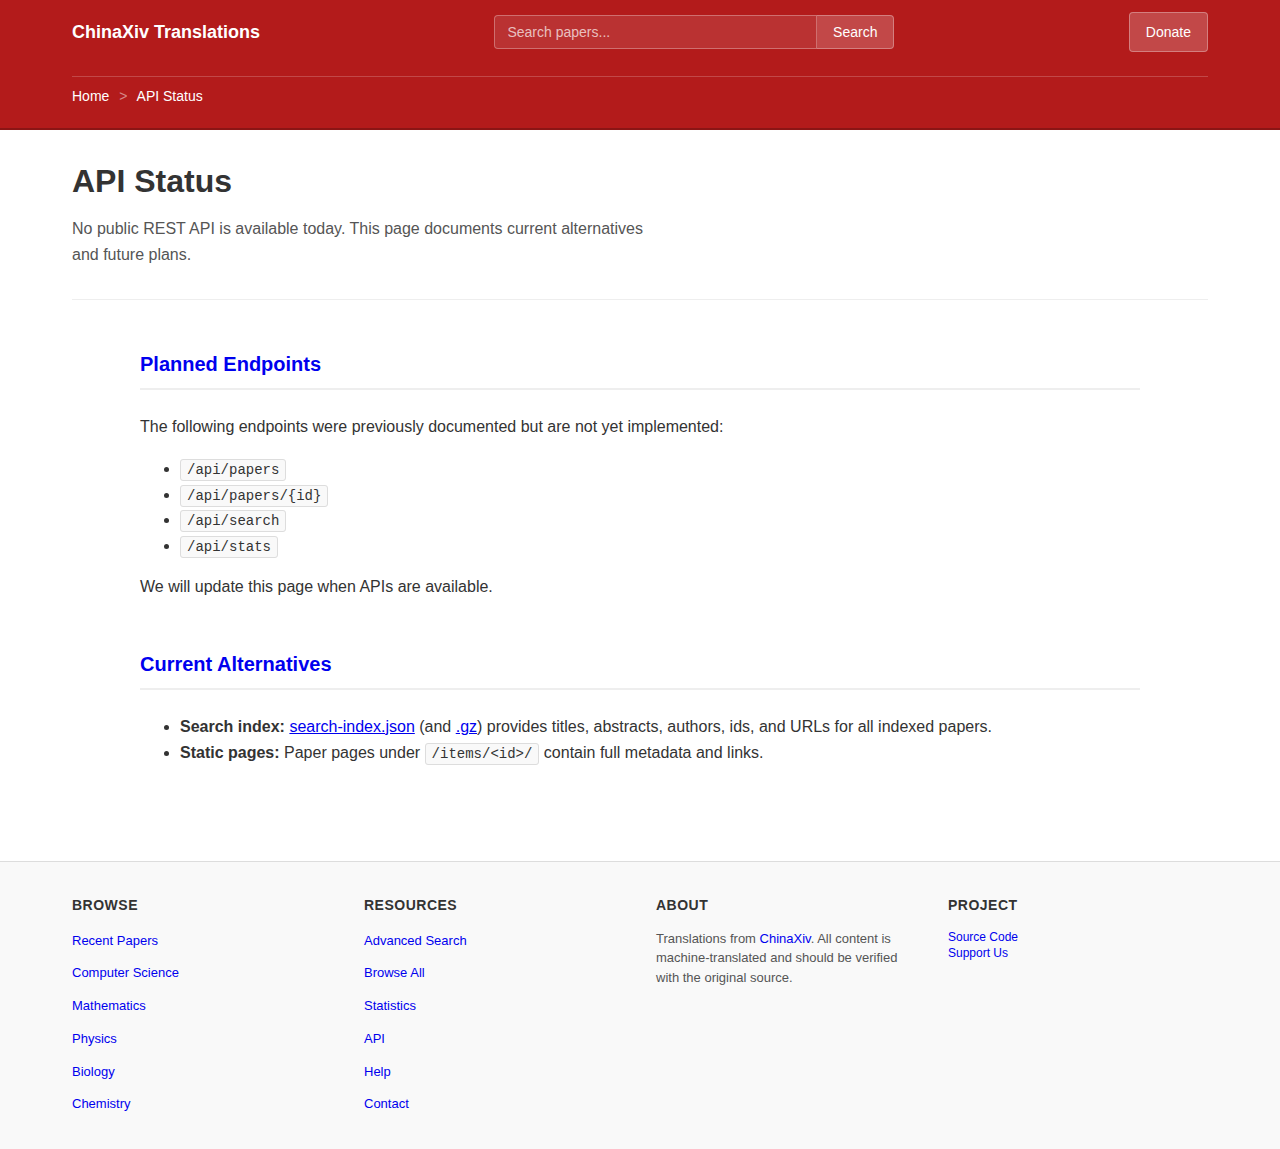
<file: site/api/index.html>
<!DOCTYPE html>
<html lang="en">
  <head>
    <meta charset="utf-8" />
    <meta name="viewport" content="width=device-width, initial-scale=1" />
    <title>API Status - ChinaXiv Translations</title>
    <meta name="description" content="API status and alternatives for programmatic access" />
    <meta property="og:title" content="API Status - ChinaXiv Translations" />
    <meta property="og:description" content="API endpoints are planned. Use search-index.json for now." />
    <meta property="og:type" content="website" />
    <meta property="og:url" content="https://chinaxiv-english.pages.dev/api/" />
    <meta property="og:site_name" content="ChinaXiv Translations" />
    <meta name="twitter:card" content="summary" />
    <meta name="twitter:title" content="API Status - ChinaXiv Translations" />
    <meta name="twitter:description" content="API endpoints are planned. Use search-index.json for now." />
    <link rel="canonical" href="https://chinaxiv-english.pages.dev/api/" />
    <link rel="stylesheet" href="../assets/style.css" />
  </head>
  <body>
    <header class="site-header">
      <div class="container">
        <div class="header-main">
          <a href="../" class="brand">ChinaXiv Translations</a>
          <div class="header-search">
            <input type="text" id="header-search-input" placeholder="Search papers..." />
            <button id="header-search-btn">Search</button>
          </div>
          <a href="../donation.html" class="donate-btn">Donate</a>
        </div>
        <div class="header-breadcrumbs">
          <a href="../">Home</a> <span class="sep">&gt;</span> API Status
        </div>
      </div>
    </header>
    <main class="container">
      <div class="page-header">
        <h1>API Status</h1>
        <p class="page-description">No public REST API is available today. This page documents current alternatives and future plans.</p>
      </div>
      <div class="api-content">
        <div class="api-section">
          <h2>Planned Endpoints</h2>
          <p>The following endpoints were previously documented but are not yet implemented:</p>
          <ul>
            <li><code>/api/papers</code></li>
            <li><code>/api/papers/{id}</code></li>
            <li><code>/api/search</code></li>
            <li><code>/api/stats</code></li>
          </ul>
          <p>We will update this page when APIs are available.</p>
        </div>
        <div class="api-section">
          <h2>Current Alternatives</h2>
          <ul>
            <li><strong>Search index:</strong> <a href="../search-index.json">search-index.json</a> (and <a href="../search-index.json.gz">.gz</a>) provides titles, abstracts, authors, ids, and URLs for all indexed papers.</li>
            <li><strong>Static pages:</strong> Paper pages under <code>/items/&lt;id&gt;/</code> contain full metadata and links.</li>
          </ul>
        </div>
      </div>
    </main>
    <footer class="site-footer">
      <div class="container">
        <div class="footer-content">
          <div class="footer-section">
            <h4>Browse</h4>
            <div class="footer-links">
              <a href="../">Recent Papers</a>
              <a href="../?category=cs">Computer Science</a>
              <a href="../?category=math">Mathematics</a>
              <a href="../?category=physics">Physics</a>
              <a href="../?category=biology">Biology</a>
              <a href="../?category=chemistry">Chemistry</a>
            </div>
          </div>
          <div class="footer-section">
            <h4>Resources</h4>
            <div class="footer-links">
              <a href="../search">Advanced Search</a>
              <a href="../browse">Browse All</a>
              <a href="../stats">Statistics</a>
              <a href="../api">API</a>
              <a href="../help">Help</a>
              <a href="../contact">Contact</a>
            </div>
          </div>
          <div class="footer-section">
            <h4>About</h4>
            <p class="footer-description">
              Translations from <a href="https://www.chinaxiv.org" target="_blank" rel="noopener">ChinaXiv</a>.
              All content is machine-translated and should be verified with the original source.
            </p>
          </div>
          <div class="footer-section">
            <h4>Project</h4>
            <p class="footer-meta">
              <a href="https://github.com/seconds-0/chinaxiv-english" target="_blank" rel="noopener">Source Code</a><br>
              <a href="../donation.html">Support Us</a>
            </p>
          </div>
        </div>
      </div>
    </footer>
    <script src="../assets/site.js"></script>
  </body>
  </html>
</file>
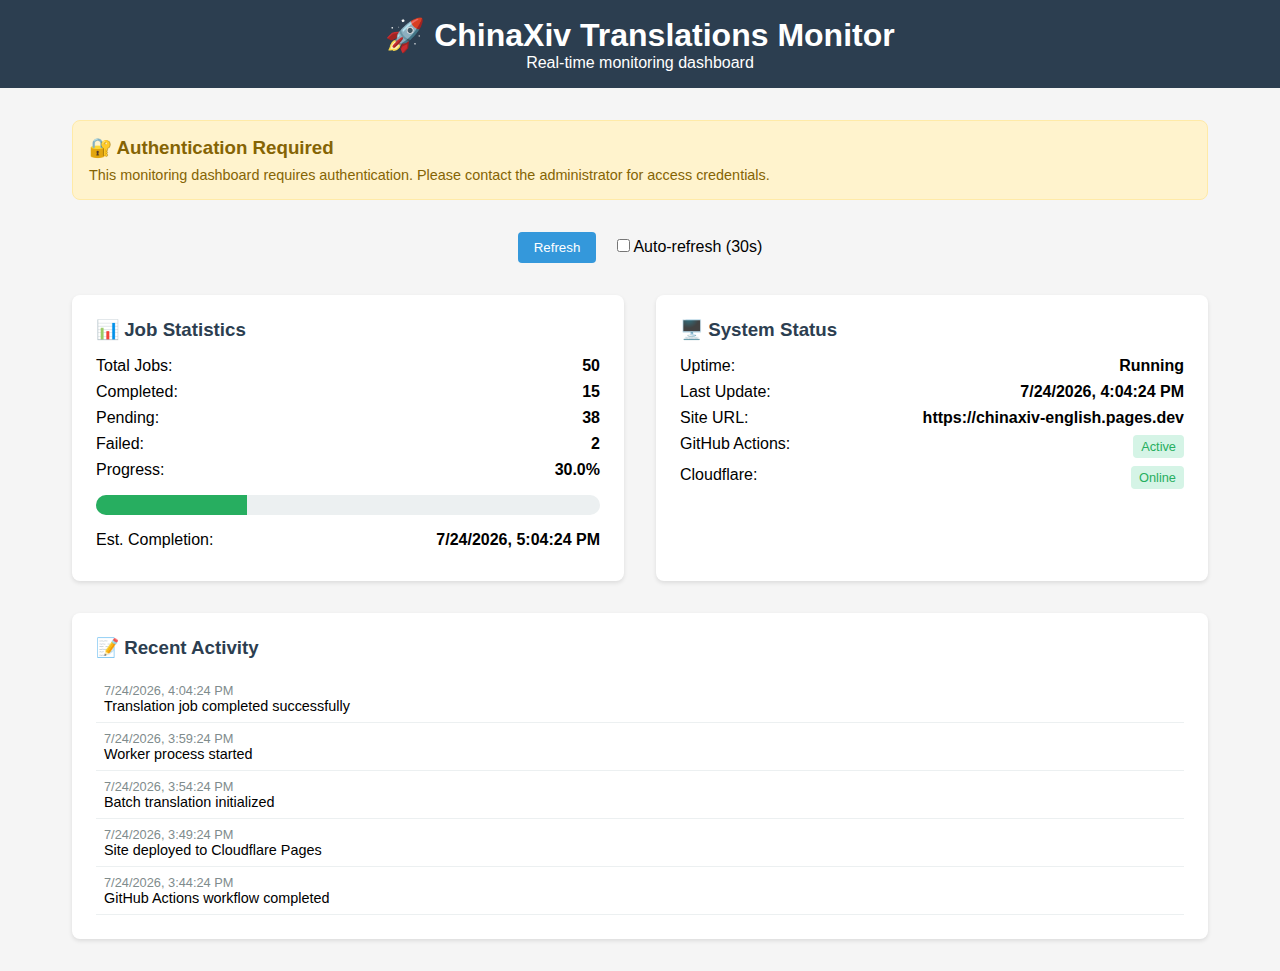
<file: src/templates/monitor.html>
<!DOCTYPE html>
<html lang="en">
<head>
    <meta charset="UTF-8">
    <meta name="viewport" content="width=device-width, initial-scale=1.0">
    <title>ChinaXiv Translations Monitor</title>
    <style>
        * { margin: 0; padding: 0; box-sizing: border-box; }
        body { font-family: -apple-system, BlinkMacSystemFont, 'Segoe UI', Roboto, sans-serif; background: #f5f5f5; }
        .header { background: #2c3e50; color: white; padding: 1rem; text-align: center; }
        .container { max-width: 1200px; margin: 0 auto; padding: 2rem; }
        .grid { display: grid; grid-template-columns: repeat(auto-fit, minmax(300px, 1fr)); gap: 2rem; margin-bottom: 2rem; }
        .card { background: white; border-radius: 8px; padding: 1.5rem; box-shadow: 0 2px 4px rgba(0,0,0,0.1); }
        .card h3 { color: #2c3e50; margin-bottom: 1rem; }
        .stat { display: flex; justify-content: space-between; margin-bottom: 0.5rem; }
        .stat-value { font-weight: bold; }
        .progress-bar { width: 100%; height: 20px; background: #ecf0f1; border-radius: 10px; overflow: hidden; margin: 1rem 0; }
        .progress-fill { height: 100%; background: #27ae60; transition: width 0.3s ease; }
        .status { padding: 0.25rem 0.5rem; border-radius: 4px; font-size: 0.8rem; }
        .status.online { background: #d5f4e6; color: #27ae60; }
        .status.offline { background: #fadbd8; color: #e74c3c; }
        .status.unknown { background: #f8f9fa; color: #6c757d; }
        .logs { max-height: 400px; overflow-y: auto; }
        .log-entry { padding: 0.5rem; border-bottom: 1px solid #ecf0f1; font-size: 0.9rem; }
        .log-timestamp { color: #7f8c8d; font-size: 0.8rem; }
        .refresh-btn { background: #3498db; color: white; border: none; padding: 0.5rem 1rem; border-radius: 4px; cursor: pointer; }
        .refresh-btn:hover { background: #2980b9; }
        .auto-refresh { margin-left: 1rem; }
        .auth-section { background: #fff3cd; border: 1px solid #ffeaa7; border-radius: 8px; padding: 1rem; margin-bottom: 2rem; }
        .auth-section h3 { color: #856404; margin-bottom: 0.5rem; }
        .auth-section p { color: #856404; font-size: 0.9rem; }
    </style>
</head>
<body>
    <div class="header">
        <h1>🚀 ChinaXiv Translations Monitor</h1>
        <p>Real-time monitoring dashboard</p>
    </div>
    
    <div class="container">
        <div class="auth-section">
            <h3>🔐 Authentication Required</h3>
            <p>This monitoring dashboard requires authentication. Please contact the administrator for access credentials.</p>
        </div>
        
        <div style="text-align: center; margin-bottom: 2rem;">
            <button class="refresh-btn" onclick="refreshData()">Refresh</button>
            <label class="auto-refresh">
                <input type="checkbox" id="autoRefresh" onchange="toggleAutoRefresh()"> Auto-refresh (30s)
            </label>
        </div>
        
        <div class="grid">
            <div class="card">
                <h3>📊 Job Statistics</h3>
                <div id="jobStats">
                    <div class="stat">
                        <span>Total Jobs:</span>
                        <span class="stat-value" id="totalJobs">-</span>
                    </div>
                    <div class="stat">
                        <span>Completed:</span>
                        <span class="stat-value" id="completedJobs">-</span>
                    </div>
                    <div class="stat">
                        <span>Pending:</span>
                        <span class="stat-value" id="pendingJobs">-</span>
                    </div>
                    <div class="stat">
                        <span>Failed:</span>
                        <span class="stat-value" id="failedJobs">-</span>
                    </div>
                    <div class="stat">
                        <span>Progress:</span>
                        <span class="stat-value" id="progressPercent">-</span>
                    </div>
                    <div class="progress-bar">
                        <div class="progress-fill" id="progressBar" style="width: 0%"></div>
                    </div>
                    <div class="stat">
                        <span>Est. Completion:</span>
                        <span class="stat-value" id="estimatedCompletion">-</span>
                    </div>
                </div>
            </div>
            
            <div class="card">
                <h3>🖥️ System Status</h3>
                <div id="systemStats">
                    <div class="stat">
                        <span>Uptime:</span>
                        <span class="stat-value" id="uptime">-</span>
                    </div>
                    <div class="stat">
                        <span>Last Update:</span>
                        <span class="stat-value" id="lastUpdate">-</span>
                    </div>
                    <div class="stat">
                        <span>Site URL:</span>
                        <span class="stat-value" id="siteUrl">-</span>
                    </div>
                    <div class="stat">
                        <span>GitHub Actions:</span>
                        <span class="status" id="githubStatus">-</span>
                    </div>
                    <div class="stat">
                        <span>Cloudflare:</span>
                        <span class="status" id="cloudflareStatus">-</span>
                    </div>
                </div>
            </div>
        </div>
        
        <div class="card">
            <h3>📝 Recent Activity</h3>
            <div class="logs" id="logs">
                <div class="log-entry">Loading activity...</div>
            </div>
        </div>
    </div>
    
    <script>
        let autoRefreshInterval;
        
        function refreshData() {
            // Simulate data for demo purposes
            const now = new Date();
            const stats = {
                total: 50,
                completed: Math.floor(Math.random() * 20) + 10,
                pending: 50 - Math.floor(Math.random() * 20) - 10,
                failed: Math.floor(Math.random() * 3),
                progress_percent: 0,
                estimated_completion: new Date(now.getTime() + 3600000).toLocaleString()
            };
            
            stats.progress_percent = (stats.completed / stats.total) * 100;
            
            // Update job stats
            document.getElementById('totalJobs').textContent = stats.total;
            document.getElementById('completedJobs').textContent = stats.completed;
            document.getElementById('pendingJobs').textContent = stats.pending;
            document.getElementById('failedJobs').textContent = stats.failed;
            document.getElementById('progressPercent').textContent = stats.progress_percent.toFixed(1) + '%';
            document.getElementById('progressBar').style.width = stats.progress_percent + '%';
            document.getElementById('estimatedCompletion').textContent = stats.estimated_completion;
            
            // Update system stats
            document.getElementById('uptime').textContent = 'Running';
            document.getElementById('lastUpdate').textContent = now.toLocaleString();
            document.getElementById('siteUrl').textContent = 'https://chinaxiv-english.pages.dev';
            
            const githubStatus = document.getElementById('githubStatus');
            githubStatus.textContent = 'Active';
            githubStatus.className = 'status online';
            
            const cloudflareStatus = document.getElementById('cloudflareStatus');
            cloudflareStatus.textContent = 'Online';
            cloudflareStatus.className = 'status online';
            
            // Update logs
            const logs = [
                { timestamp: now.toLocaleString(), message: 'Translation job completed successfully', source: 'batch_translate.log' },
                { timestamp: new Date(now.getTime() - 300000).toLocaleString(), message: 'Worker process started', source: 'worker.log' },
                { timestamp: new Date(now.getTime() - 600000).toLocaleString(), message: 'Batch translation initialized', source: 'batch_translate.log' },
                { timestamp: new Date(now.getTime() - 900000).toLocaleString(), message: 'Site deployed to Cloudflare Pages', source: 'deploy.log' },
                { timestamp: new Date(now.getTime() - 1200000).toLocaleString(), message: 'GitHub Actions workflow completed', source: 'github.log' }
            ];
            
            const logsContainer = document.getElementById('logs');
            logsContainer.innerHTML = '';
            
            logs.forEach(log => {
                const logEntry = document.createElement('div');
                logEntry.className = 'log-entry';
                logEntry.innerHTML = `
                    <div class="log-timestamp">${log.timestamp}</div>
                    <div>${log.message}</div>
                `;
                logsContainer.appendChild(logEntry);
            });
        }
        
        function toggleAutoRefresh() {
            const checkbox = document.getElementById('autoRefresh');
            if (checkbox.checked) {
                autoRefreshInterval = setInterval(refreshData, 30000); // 30 seconds
            } else {
                clearInterval(autoRefreshInterval);
            }
        }
        
        // Initial load
        refreshData();
    </script>
</body>
</html>
</file>
<file: site/assets/style.css>
/* arXiv-inspired CSS theme */

:root {
  --arxiv-blue: rgb(0, 0, 238); /* arXiv-like default link blue */
  --arxiv-link-hover: #005e9d;
  --bg: #ffffff;
  --bg-light: #f9f9f9;
  --fg: #333333;
  --fg-muted: #555555;
  --border: #dddddd;
  --border-light: #eeeeee;

  /* Typography */
  --font-serif: 'Times New Roman', Georgia, 'Noto Serif', serif;
  --font-sans: 'Lucida Grande', helvetica, arial, verdana, sans-serif;
  --font-mono: 'Courier New', Menlo, Consolas, monospace;
}

* {
  box-sizing: border-box;
}

body {
  margin: 0;
  font-family: var(--font-sans);
  background: var(--bg);
  color: var(--fg);
  font-size: 16px;
  line-height: 1.6;
  display: flex;
  flex-direction: column;
  min-height: 100vh;
}

main {
  flex: 1;
}

.container {
  max-width: none;
  width: 100%;
  padding: 0 2rem;
  margin: 0 auto;
}

@media (min-width: 1200px) {
  .container {
    max-width: 1200px;
  }
}

@media (min-width: 1600px) {
  .container {
    max-width: 1400px;
  }
}

/* Header (arXiv-style: red band with white text) */
.site-header {
  background: #b31b1b;
  border-bottom: 2px solid #8b1515;
  padding: 12px 0;
  color: #fff;
}

.site-header .container {
  display: flex;
  flex-direction: column;
  gap: 1rem;
}

.header-main {
  display: flex;
  align-items: center;
  justify-content: space-between;
  gap: 2rem;
}


.site-header .brand {
  color: #fff;
  text-decoration: none;
  font-weight: 700;
  font-size: 18px;
}

.site-header .brand:hover { color: #f0f0f0; text-decoration: none; }

/* Header search */
.header-search {
  display: flex;
  align-items: center;
  flex: 1;
  max-width: 400px;
  margin: 0 2rem;
}

.header-search input {
  flex: 1;
  padding: 8px 12px;
  border: 1px solid rgba(255, 255, 255, 0.3);
  border-radius: 4px 0 0 4px;
  background: rgba(255, 255, 255, 0.1);
  color: #fff;
  font-size: 14px;
  outline: none;
}

.header-search input::placeholder {
  color: rgba(255, 255, 255, 0.7);
}

.header-search input:focus {
  background: rgba(255, 255, 255, 0.2);
  border-color: rgba(255, 255, 255, 0.5);
}

.header-search button {
  padding: 8px 16px;
  background: rgba(255, 255, 255, 0.2);
  color: #fff;
  border: 1px solid rgba(255, 255, 255, 0.3);
  border-left: none;
  border-radius: 0 4px 4px 0;
  cursor: pointer;
  font-size: 14px;
  font-weight: 500;
  transition: background-color 0.2s ease;
}

.header-search button:hover {
  background: rgba(255, 255, 255, 0.3);
}

/* Donate button */
.donate-btn {
  background: rgba(255, 255, 255, 0.2);
  color: #fff;
  text-decoration: none;
  padding: 8px 16px;
  border: 1px solid rgba(255, 255, 255, 0.3);
  border-radius: 4px;
  font-size: 14px;
  font-weight: 500;
  transition: all 0.2s ease;
}

.donate-btn:hover {
  background: rgba(255, 255, 255, 0.3);
  color: #fff;
  text-decoration: none;
}

/* Header breadcrumbs */
.header-breadcrumbs {
  padding: 0.5rem 0;
  border-top: 1px solid rgba(255, 255, 255, 0.2);
  font-size: 13px;
  color: rgba(255, 255, 255, 0.8);
}

.header-breadcrumbs a {
  color: rgba(255, 255, 255, 0.9);
  text-decoration: none;
}

.header-breadcrumbs a:hover {
  color: #fff;
  text-decoration: underline;
}

.header-breadcrumbs .sep {
  margin: 0 0.5rem;
  color: rgba(255, 255, 255, 0.6);
}

/* Footer */
.site-footer {
  border-top: 1px solid var(--border);
  background: var(--bg-light);
  padding: 32px 0;
  margin-top: 48px;
  font-size: 14px;
  color: var(--fg-muted);
}

.footer-content {
  display: grid;
  grid-template-columns: repeat(auto-fit, minmax(200px, 1fr));
  gap: 32px;
}

.footer-section h4 {
  font-size: 14px;
  font-weight: 600;
  color: var(--fg);
  margin: 0 0 12px 0;
  text-transform: uppercase;
  letter-spacing: 0.5px;
}

.footer-links {
  display: flex;
  flex-direction: column;
  gap: 8px;
}

.footer-links a {
  font-size: 13px;
  color: var(--arxiv-blue);
  text-decoration: none;
  padding: 2px 0;
}

.footer-links a:hover {
  text-decoration: underline;
}

.footer-description {
  margin: 0;
  line-height: 1.5;
  font-size: 13px;
}

.footer-meta {
  font-size: 12px;
  color: var(--fg-muted);
  margin: 0;
  line-height: 1.4;
}

.site-footer a {
  color: var(--arxiv-blue);
  text-decoration: none;
}

.site-footer a:hover {
  text-decoration: underline;
}

/* Page Layout */
.page-header {
  margin-top: 2rem;
  margin-bottom: 3rem;
  padding-bottom: 2rem;
  border-bottom: 1px solid var(--border-light);
}

.page-description {
  color: var(--fg-muted);
  font-size: 16px;
  line-height: 1.6;
  margin: 16px 0 0 0;
  max-width: 600px;
}

/* Typography */
h1 {
  color: var(--fg);
  font-size: 32px;
  font-weight: 700;
  margin: 0 0 16px 0;
  line-height: 1.2;
  font-family: var(--font-sans); /* arXiv uses sans across UI/headings */
}

h2 {
  color: var(--fg);
  font-size: 20px;
  font-weight: 700;
  margin: 24px 0 12px;
  font-family: var(--font-sans);
}

h3 {
  color: var(--fg);
  font-size: 18px;
  font-weight: 600;
  margin: 16px 0 8px;
  font-family: var(--font-sans);
}

h3 a {
  color: var(--arxiv-blue);
  text-decoration: none;
}

h3 a:hover {
  text-decoration: underline;
}

/* Links */
a { color: var(--arxiv-blue); }
a:hover { color: var(--arxiv-link-hover); }

/* Paper list (index page) */
.item-list {
  list-style: none;
  padding: 0;
  margin: 2rem 0;
}

/* Slightly larger title link on index list */
.list-title-link {
  font-size: 18px;
  font-weight: 700;
  line-height: 1.35;
}

.paper-item {
  padding: 1.5rem 0;
  border-bottom: 1px solid var(--border-light);
  transition: background-color 0.2s ease;
}

.paper-item:hover {
  background-color: rgba(0, 85, 170, 0.02);
  margin: 0 -1rem;
  padding: 1.5rem 1rem;
  border-radius: 6px;
}

.paper-item:last-child {
  border-bottom: none;
}

.paper-header {
  display: flex;
  justify-content: space-between;
  align-items: flex-start;
  margin-bottom: 8px;
}

.paper-header h3 {
  margin: 0;
  flex: 1;
}

.paper-id {
  font-family: var(--font-mono);
  font-size: 12px;
  color: var(--fg-muted);
  margin-left: 16px;
  white-space: nowrap;
}

.paper-meta {
  margin-bottom: 16px;
  font-size: 14px;
  color: var(--fg-muted);
  display: flex;
  flex-wrap: wrap;
  gap: 16px;
  align-items: center;
}

.authors {
  font-weight: 500;
  color: var(--fg);
}

.subjects {
  display: flex;
  gap: 8px;
  flex-wrap: wrap;
}

.date {
  font-size: 13px;
  font-weight: 500;
  color: var(--fg-muted);
}

.paper-abstract {
  margin-bottom: 16px;
  line-height: 1.7;
  color: var(--fg);
  font-size: 15px;
  padding-left: 4px;
  border-left: 3px solid var(--border-light);
  padding-left: 16px;
}

/* Metadata */
.meta {
  color: var(--fg-muted);
  font-size: 14px;
  margin: 8px 0;
}

/* Descriptor labels (Title:, Authors:, etc.) */
.descriptor { font-weight: 700; color: var(--fg); }

/* Paper detail page */
.paper {
  margin: 2rem 0;
  padding: 0 1rem;
}

/* Two-column layout for paper pages */
.paper-layout {
  display: grid;
  grid-template-columns: 1fr 300px;
  gap: 2rem;
  margin-top: 2rem;
}

.paper-main {
  min-width: 0; /* Prevent grid overflow */
}

.paper-sidebar {
  background: var(--bg-light);
  border: 1px solid var(--border-light);
  border-radius: 8px;
  padding: 1.5rem;
  height: fit-content;
  position: sticky;
  top: 2rem;
}

@media (max-width: 768px) {
  .paper-layout {
    grid-template-columns: 1fr;
    gap: 1rem;
  }
  
  .paper-sidebar {
    position: static;
    order: -1;
  }
}

.paper h1 {
  font-size: 26px;
  margin-bottom: 8px;
}

.paper .meta {
  margin: 12px 0;
  padding-bottom: 12px;
  border-bottom: 1px solid var(--border-light);
}

/* Actions/Buttons */
.actions {
  margin: 16px 0 24px;
}

.btn {
  display: inline-block;
  margin-right: 8px;
  margin-bottom: 8px;
  padding: 8px 16px;
  background: var(--arxiv-blue);
  color: white;
  text-decoration: none;
  border-radius: 4px;
  font-size: 14px;
  font-weight: 600;
  border: none;
  cursor: pointer;
  transition: all 0.2s ease;
}

.btn:hover {
  background: var(--arxiv-link-hover);
  color: white;
  text-decoration: none;
}

/* Sidebar action buttons */
.sidebar-section {
  margin-bottom: 2rem;
}

.sidebar-section:last-child {
  margin-bottom: 0;
}

.sidebar-section h3 {
  margin: 0 0 1rem 0;
  font-size: 16px;
  font-weight: 600;
  color: var(--fg);
  border-bottom: 1px solid var(--border-light);
  padding-bottom: 0.5rem;
}

.sidebar-actions {
  list-style: none;
  padding: 0;
  margin: 0;
}

.sidebar-actions li {
  margin-bottom: 0.5rem;
}

.sidebar-actions li:last-child {
  margin-bottom: 0;
}

.sidebar-btn {
  display: block;
  width: 100%;
  padding: 0.75rem 1rem;
  background: var(--bg);
  color: var(--arxiv-blue);
  text-decoration: none;
  border: 1px solid var(--border);
  border-radius: 6px;
  font-size: 14px;
  font-weight: 500;
  text-align: center;
  transition: all 0.2s ease;
}

.sidebar-btn:hover {
  background: var(--arxiv-blue);
  color: white;
  text-decoration: none;
  border-color: var(--arxiv-blue);
}

.sidebar-btn.primary {
  background: var(--arxiv-blue);
  color: white;
  border-color: var(--arxiv-blue);
}

.sidebar-btn.primary:hover {
  background: var(--arxiv-link-hover);
  border-color: var(--arxiv-link-hover);
}

/* Subject badges */
.subject-badge {
  display: inline-block;
  padding: 4px 8px;
  border-radius: 4px;
  font-size: 11px;
  font-weight: 600;
  text-transform: uppercase;
  letter-spacing: 0.3px;
  background: #e3f2fd;
  color: #1565c0;
  border: 1px solid #bbdefb;
  transition: all 0.2s ease;
}

.subject-badge:hover {
  background: #bbdefb;
  transform: translateY(-1px);
}

.subject-badge:nth-child(2n) {
  background: #f3e5f5;
  color: #7b1fa2;
  border: 1px solid #e1bee7;
}

.subject-badge:nth-child(2n):hover {
  background: #e1bee7;
}

.subject-badge:nth-child(3n) {
  background: #fff3e0;
  color: #ef6c00;
  border: 1px solid #ffcc02;
}

.subject-badge:nth-child(3n):hover {
  background: #ffcc02;
}

/* Badge */
.badge {
  margin-left: 8px;
  background: #f0f0f0;
  color: #666;
  padding: 3px 8px;
  border-radius: 3px;
  font-size: 12px;
  border: 1px solid var(--border);
  font-weight: normal;
}

/* Banner/Notice */
.banner {
  background: #fff3cd;
  border: 1px solid #ffc107;
  padding: 10px 12px;
  border-radius: 4px;
  margin: 12px 0 20px;
  color: #856404;
  font-size: 14px;
}

/* Abstract */
/* Abstract (arXiv-like) */
.abstract { 
  line-height: 1.55; 
  font-size: 1.05em; 
  margin: 0 0 1.5em 0; 
  border: none; 
  background: transparent; 
  padding: 0; 
}

/* arXiv-style abstract blockquote */
.abstract-blockquote {
  background: var(--bg-light);
  border-left: 4px solid var(--arxiv-blue);
  padding: 1rem 1.5rem;
  margin: 1.5rem 0;
  border-radius: 0 6px 6px 0;
  font-style: italic;
  line-height: 1.6;
}

.abstract-blockquote .descriptor {
  font-weight: 700;
  color: var(--fg);
  font-style: normal;
  margin-right: 0.5rem;
}

/* Source link */
.source {
  margin-top: 32px;
  padding-top: 16px;
  border-top: 1px solid var(--border-light);
  font-size: 14px;
}

/* Header breadcrumbs (arXiv-like) */
.header-breadcrumbs { color: #fff; margin-top: 8px; font-size: 14px; }
.header-breadcrumbs a { color: #fff; text-decoration: none; }
.header-breadcrumbs a:hover { color: #f0f0f0; text-decoration: underline; }
.header-breadcrumbs .sep { opacity: 0.8; margin: 0 6px; }

/* Listing (arXiv-like dl) */
#articles { margin: 24px 0; padding: 0; }
#articles dt { margin-top: .6em; }
#articles dd { margin: 0 0 1.2em 0; }
.list-title, .list-authors, .list-subjects { line-height: 150%; }
.list-title { margin: .3em 0; }
.list-authors { margin: .3em 0; }
.list-subjects { margin: .3em 0; }
.primary-subject { font-weight: 600; }

/* Dateline and descriptors */
.dateline { margin: .5em 0; font-style: italic; font-size: small; color: var(--fg); }
.descriptor { margin-right: 6px; }

/* Tighter dt styling */
#articles dt a[name] { margin-right: 6px; }

/* Search */
.search-block {
  margin: 32px 0;
  padding: 24px;
  background: var(--bg-light);
  border: 1px solid var(--border-light);
  border-radius: 8px;
}

.search-input-group {
  display: flex;
  margin-bottom: 20px;
  gap: 12px;
}

#search-input {
  flex: 1;
  padding: 12px 16px;
  border-radius: 6px;
  border: 2px solid var(--border);
  background: var(--bg);
  color: var(--fg);
  font-size: 16px;
  font-family: inherit;
  transition: border-color 0.2s ease;
}

#search-input:focus {
  outline: none;
  border-color: var(--arxiv-blue);
  box-shadow: 0 0 0 3px rgba(0, 85, 170, 0.1);
}

.search-btn {
  padding: 12px 24px;
  background: var(--arxiv-blue);
  color: white;
  border: none;
  border-radius: 6px;
  cursor: pointer;
  font-size: 16px;
  font-weight: 600;
  transition: background-color 0.2s ease;
  min-width: 100px;
}

.search-btn:hover {
  background: var(--link-hover);
}

.search-filters {
  display: flex;
  gap: 24px;
  margin-bottom: 0;
}

.filter-group {
  display: flex;
  flex-direction: column;
  gap: 6px;
}

.filter-group label {
  font-size: 13px;
  font-weight: 600;
  color: var(--fg-muted);
  text-transform: uppercase;
  letter-spacing: 0.5px;
}

.search-filters select {
  padding: 8px 12px;
  border: 1px solid var(--border);
  border-radius: 4px;
  background: var(--bg);
  color: var(--fg);
  font-size: 14px;
  font-family: inherit;
  min-width: 140px;
}

#search-results {
  margin-top: 12px;
}

#search-results .res {
  padding: 12px 0;
  border-bottom: 1px solid var(--border-light);
}

#search-results .res:last-child {
  border-bottom: none;
}

#search-results a {
  color: var(--arxiv-blue);
  text-decoration: none;
}

#search-results a:hover {
  text-decoration: underline;
}

.search-loading {
  text-align: center;
  padding: 2rem;
  color: var(--fg-muted);
}

.loading-spinner {
  width: 24px;
  height: 24px;
  border: 2px solid var(--border-light);
  border-top: 2px solid var(--arxiv-blue);
  border-radius: 50%;
  animation: spin 1s linear infinite;
  margin: 0 auto 1rem;
}

@keyframes spin {
  0% { transform: rotate(0deg); }
  100% { transform: rotate(360deg); }
}

.no-results {
  text-align: center;
  padding: 2rem;
  color: var(--fg-muted);
  font-style: italic;
}

/* Code blocks */
code,
pre {
  background: var(--bg-light);
  color: var(--fg);
  border-radius: 3px;
  border: 1px solid var(--border);
  padding: 2px 6px;
  font-family: var(--font-mono);
  font-size: 14px;
}

pre {
  padding: 12px;
  overflow-x: auto;
}

/* Donation Page */
.donation-content {
  max-width: 1000px;
  margin: 0 auto;
}

/* Breadcrumb */
.breadcrumb { font-size: 13px; color: var(--fg-muted); margin: 8px 0 16px; }
.breadcrumb a { color: var(--arxiv-blue); text-decoration: none; }
.breadcrumb a:hover { color: var(--arxiv-link-hover); text-decoration: underline; }

/* Paper list numbering */
.paper-number { font-family: var(--font-mono); color: var(--fg-muted); margin-right: 8px; }

.donation-info {
  background: var(--bg-light);
  border: 1px solid var(--border-light);
  border-radius: 8px;
  padding: 24px;
  margin-bottom: 32px;
}

.donation-info h2 {
  margin-top: 0;
  color: var(--arxiv-blue);
}

.donation-info ul {
  list-style: none;
  padding: 0;
}

.donation-info li {
  padding: 8px 0;
  font-size: 16px;
}

.crypto-donations {
  margin-bottom: 32px;
}

.crypto-grid {
  display: grid;
  grid-template-columns: repeat(auto-fit, minmax(300px, 1fr));
  gap: 24px;
  margin-top: 24px;
}

.crypto-item {
  background: var(--bg-light);
  border: 1px solid var(--border-light);
  border-radius: 8px;
  padding: 20px;
  transition: all 0.2s ease;
}

.crypto-item:hover {
  border-color: var(--arxiv-blue);
  box-shadow: 0 2px 8px rgba(0, 85, 170, 0.1);
}

.crypto-header {
  display: flex;
  align-items: center;
  margin-bottom: 16px;
}

.crypto-icon {
  width: 32px;
  height: 32px;
  margin-right: 12px;
  border-radius: 4px;
}

.crypto-header h3 {
  margin: 0;
  font-size: 18px;
  color: var(--fg);
}

.wallet-address {
  background: var(--bg);
  border: 1px solid var(--border);
  border-radius: 6px;
  padding: 12px;
  margin-bottom: 16px;
  cursor: pointer;
  transition: all 0.2s ease;
  position: relative;
}

.wallet-address:hover {
  border-color: var(--arxiv-blue);
  background: rgba(0, 85, 170, 0.02);
}

.wallet-address code {
  font-family: 'Courier New', monospace;
  font-size: 13px;
  word-break: break-all;
  display: block;
  color: var(--fg);
}

.copy-hint {
  position: absolute;
  top: 8px;
  right: 12px;
  font-size: 11px;
  color: var(--fg-muted);
  background: var(--bg-light);
  padding: 2px 6px;
  border-radius: 3px;
  opacity: 0;
  transition: opacity 0.2s ease;
}

.wallet-address:hover .copy-hint {
  opacity: 1;
}

.qr-code {
  text-align: center;
}

.qr-code img {
  width: 200px;
  height: 200px;
  border-radius: 8px;
  border: 1px solid var(--border);
  margin-bottom: 0.5rem;
}

.qr-label {
  font-size: 12px;
  color: var(--fg-muted);
  font-weight: 500;
}

.qr-placeholder {
  background: var(--border-light);
  border: 2px dashed var(--border);
  border-radius: 6px;
  padding: 40px 20px;
  color: var(--fg-muted);
  font-size: 14px;
}

.donation-instructions {
  background: #f8f9fa;
  border-left: 4px solid var(--arxiv-blue);
  padding: 20px;
  margin-bottom: 32px;
}

.donation-instructions h2 {
  margin-top: 0;
  color: var(--arxiv-blue);
}

.donation-instructions ol {
  margin: 16px 0;
  padding-left: 20px;
}

.donation-instructions li {
  margin-bottom: 8px;
  font-size: 16px;
}

.donation-note {
  background: #fff3cd;
  border: 1px solid #ffc107;
  border-radius: 6px;
  padding: 20px;
}

.donation-note h2 {
  margin-top: 0;
  color: #856404;
}

.donation-note ul {
  margin: 16px 0;
  padding-left: 20px;
}

.donation-note li {
  margin-bottom: 8px;
  font-size: 15px;
  color: #856404;
}

/* Support Section */
.support-section {
  background: linear-gradient(135deg, #f8f9fa 0%, #e9ecef 100%);
  border: 1px solid var(--border-light);
  border-radius: 8px;
  padding: 32px;
  margin: 48px 0;
  text-align: center;
}

.support-section h2 {
  color: var(--arxiv-blue);
  margin-top: 0;
  margin-bottom: 16px;
}

.support-section p {
  color: var(--fg-muted);
  font-size: 16px;
  margin-bottom: 24px;
  max-width: 600px;
  margin-left: auto;
  margin-right: auto;
}

.donation-btn {
  display: inline-block;
  background: var(--arxiv-blue);
  color: white;
  text-decoration: none;
  padding: 16px 32px;
  border-radius: 8px;
  font-size: 18px;
  font-weight: 600;
  transition: all 0.2s ease;
  box-shadow: 0 2px 8px rgba(0, 85, 170, 0.2);
}

.donation-btn:hover {
  background: var(--link-hover);
  transform: translateY(-2px);
  box-shadow: 0 4px 12px rgba(0, 85, 170, 0.3);
  color: white;
  text-decoration: none;
}

/* Help Page Styles */
.help-content {
  max-width: 800px;
  margin: 0 auto;
}

.help-section {
  margin-bottom: 3rem;
}

.help-section h2 {
  color: var(--arxiv-blue);
  border-bottom: 2px solid var(--border-light);
  padding-bottom: 0.5rem;
  margin-bottom: 1.5rem;
}

.faq-item {
  margin-bottom: 2rem;
  padding: 1.5rem;
  background: var(--bg-light);
  border-radius: 8px;
  border-left: 4px solid var(--arxiv-blue);
}

.faq-item h3 {
  margin-top: 0;
  color: var(--fg);
  font-size: 18px;
}

.faq-item p {
  margin-bottom: 1rem;
}

.faq-item ul {
  margin: 1rem 0;
  padding-left: 1.5rem;
}

.faq-item li {
  margin-bottom: 0.5rem;
}

.help-footer {
  background: var(--bg-light);
  border: 1px solid var(--border-light);
  border-radius: 8px;
  padding: 2rem;
  text-align: center;
  margin-top: 3rem;
}

.help-footer h3 {
  margin-top: 0;
  color: var(--arxiv-blue);
}

/* Contact Page Styles */
.contact-content {
  max-width: 900px;
  margin: 0 auto;
}

.contact-methods {
  display: grid;
  grid-template-columns: repeat(auto-fit, minmax(300px, 1fr));
  gap: 2rem;
  margin-bottom: 3rem;
}

.contact-method {
  background: var(--bg-light);
  border: 1px solid var(--border-light);
  border-radius: 8px;
  padding: 2rem;
}

.contact-method h3 {
  margin-top: 0;
  color: var(--arxiv-blue);
  font-size: 18px;
}

.contact-info {
  margin: 1rem 0;
}

.contact-link {
  display: inline-block;
  background: var(--arxiv-blue);
  color: white;
  text-decoration: none;
  padding: 0.75rem 1.5rem;
  border-radius: 6px;
  font-weight: 600;
  transition: all 0.2s ease;
}

.contact-link:hover {
  background: var(--arxiv-link-hover);
  color: white;
  text-decoration: none;
  transform: translateY(-1px);
}

.contact-note {
  font-size: 14px;
  color: var(--fg-muted);
  margin-top: 0.5rem;
}

.contact-form-section {
  background: var(--bg-light);
  border: 1px solid var(--border-light);
  border-radius: 8px;
  padding: 2rem;
  margin-bottom: 3rem;
}

.contact-form-section h2 {
  margin-top: 0;
  color: var(--arxiv-blue);
}

.form-group {
  margin-bottom: 1.5rem;
}

.form-group label {
  display: block;
  margin-bottom: 0.5rem;
  font-weight: 600;
  color: var(--fg);
}

.form-group input,
.form-group select,
.form-group textarea {
  width: 100%;
  padding: 0.75rem;
  border: 1px solid var(--border);
  border-radius: 6px;
  font-size: 16px;
  font-family: inherit;
  transition: border-color 0.2s ease;
}

.form-group input:focus,
.form-group select:focus,
.form-group textarea:focus {
  outline: none;
  border-color: var(--arxiv-blue);
  box-shadow: 0 0 0 3px rgba(0, 85, 170, 0.1);
}

.form-actions {
  display: flex;
  gap: 1rem;
  margin-top: 2rem;
}

.btn-secondary {
  background: var(--border);
  color: var(--fg);
}

.btn-secondary:hover {
  background: var(--fg-muted);
  color: white;
}

.form-status {
  margin-top: 1rem;
}

.status-message {
  padding: 1rem;
  border-radius: 6px;
  font-weight: 500;
}

.status-message.loading {
  background: #fff3cd;
  color: #856404;
  border: 1px solid #ffc107;
}

.status-message.success {
  background: #d1edff;
  color: #0c5460;
  border: 1px solid #bee5eb;
}

.status-message.success h4 {
  margin-top: 0;
  color: var(--arxiv-blue);
}

.contact-info-section {
  margin-bottom: 3rem;
}

.info-grid {
  display: grid;
  grid-template-columns: repeat(auto-fit, minmax(200px, 1fr));
  gap: 1.5rem;
  margin-top: 1.5rem;
}

.info-item h4 {
  margin: 0 0 0.5rem 0;
  color: var(--arxiv-blue);
  font-size: 16px;
}

.info-item p {
  margin: 0;
  color: var(--fg-muted);
}

.faq-link {
  background: #f8f9fa;
  border: 1px solid var(--border-light);
  border-radius: 8px;
  padding: 1.5rem;
  text-align: center;
}

.faq-link h3 {
  margin-top: 0;
  color: var(--arxiv-blue);
}

/* Browse Page Styles */
.browse-filters {
  margin-bottom: 3rem;
}

.filter-section {
  margin-bottom: 3rem;
}

.filter-section h3 {
  color: var(--arxiv-blue);
  margin-bottom: 1.5rem;
  font-size: 20px;
}

.category-grid {
  display: grid;
  grid-template-columns: repeat(auto-fit, minmax(250px, 1fr));
  gap: 1.5rem;
}

.category-card {
  background: var(--bg-light);
  border: 1px solid var(--border-light);
  border-radius: 8px;
  padding: 2rem;
  text-decoration: none;
  color: inherit;
  transition: all 0.2s ease;
  text-align: center;
}

.category-card:hover {
  border-color: var(--arxiv-blue);
  box-shadow: 0 4px 12px rgba(0, 85, 170, 0.1);
  text-decoration: none;
  color: inherit;
  transform: translateY(-2px);
}

.category-icon {
  font-size: 3rem;
  margin-bottom: 1rem;
}

.category-card h4 {
  margin: 0 0 0.5rem 0;
  color: var(--arxiv-blue);
  font-size: 18px;
}

.category-card p {
  margin: 0;
  color: var(--fg-muted);
  font-size: 14px;
}

.date-filters {
  display: flex;
  gap: 1rem;
  flex-wrap: wrap;
}

.date-filter-btn {
  background: var(--bg-light);
  border: 1px solid var(--border);
  color: var(--arxiv-blue);
  text-decoration: none;
  padding: 0.75rem 1.5rem;
  border-radius: 6px;
  font-weight: 500;
  transition: all 0.2s ease;
}

.date-filter-btn:hover {
  background: var(--arxiv-blue);
  color: white;
  text-decoration: none;
  border-color: var(--arxiv-blue);
}

.author-browse {
  background: var(--bg-light);
  border: 1px solid var(--border-light);
  border-radius: 8px;
  padding: 2rem;
}

.author-stats {
  display: grid;
  grid-template-columns: repeat(auto-fit, minmax(150px, 1fr));
  gap: 1.5rem;
  margin-top: 1.5rem;
}

.stat-item {
  text-align: center;
}

.stat-number {
  display: block;
  font-size: 2rem;
  font-weight: 700;
  color: var(--arxiv-blue);
}

.stat-label {
  font-size: 14px;
  color: var(--fg-muted);
  text-transform: uppercase;
  letter-spacing: 0.5px;
}

.recent-papers-section {
  background: var(--bg-light);
  border: 1px solid var(--border-light);
  border-radius: 8px;
  padding: 2rem;
}

.recent-papers-section h3 {
  margin-top: 0;
  color: var(--arxiv-blue);
}

.view-all-section {
  text-align: center;
  margin-top: 2rem;
}

.loading-message,
.error-message,
.no-papers {
  text-align: center;
  padding: 2rem;
  color: var(--fg-muted);
  font-style: italic;
}

/* Search Page Styles */
.search-results-header {
  margin-bottom: 2rem;
  padding-bottom: 1rem;
  border-bottom: 1px solid var(--border-light);
}

.search-results-header h3 {
  margin: 0;
  color: var(--arxiv-blue);
}

.results-list {
  margin-top: 1rem;
}

.search-result-item {
  padding: 1.5rem 0;
  border-bottom: 1px solid var(--border-light);
}

.search-result-item:last-child {
  border-bottom: none;
}

.result-title {
  margin-bottom: 0.5rem;
}

.result-title a {
  font-size: 18px;
  font-weight: 600;
  color: var(--arxiv-blue);
  text-decoration: none;
}

.result-title a:hover {
  text-decoration: underline;
}

.result-meta {
  font-size: 14px;
  color: var(--fg-muted);
  margin-bottom: 0.5rem;
}

.result-abstract {
  color: var(--fg);
  line-height: 1.6;
  margin-bottom: 0.5rem;
}

.result-subjects {
  margin-top: 0.5rem;
}

.search-help {
  background: var(--bg-light);
  border: 1px solid var(--border-light);
  border-radius: 8px;
  padding: 2rem;
  margin-top: 2rem;
}

.search-help h3 {
  margin-top: 0;
  color: var(--arxiv-blue);
}

.search-help ul {
  margin: 1rem 0;
  padding-left: 1.5rem;
}

.search-help li {
  margin-bottom: 0.5rem;
}

.search-help code {
  background: var(--bg);
  border: 1px solid var(--border);
  padding: 2px 6px;
  border-radius: 3px;
  font-family: var(--font-mono);
  font-size: 13px;
}

/* Statistics Page Styles */
.stats-content {
  max-width: 1000px;
  margin: 0 auto;
}

.stats-overview {
  margin-bottom: 3rem;
}

.stats-overview h2 {
  color: var(--arxiv-blue);
  margin-bottom: 2rem;
}

.stats-grid {
  display: grid;
  grid-template-columns: repeat(auto-fit, minmax(200px, 1fr));
  gap: 1.5rem;
}

.stat-card {
  background: var(--bg-light);
  border: 1px solid var(--border-light);
  border-radius: 8px;
  padding: 2rem;
  text-align: center;
  transition: all 0.2s ease;
}

.stat-card:hover {
  border-color: var(--arxiv-blue);
  box-shadow: 0 4px 12px rgba(0, 85, 170, 0.1);
}

.stat-card .stat-number {
  display: block;
  font-size: 2.5rem;
  font-weight: 700;
  color: var(--arxiv-blue);
  margin-bottom: 0.5rem;
}

.stat-card .stat-label {
  font-size: 14px;
  color: var(--fg-muted);
  text-transform: uppercase;
  letter-spacing: 0.5px;
}

.stats-section {
  margin-bottom: 3rem;
}

.stats-section h2 {
  color: var(--arxiv-blue);
  margin-bottom: 1.5rem;
  border-bottom: 2px solid var(--border-light);
  padding-bottom: 0.5rem;
}

.category-stats {
  background: var(--bg-light);
  border: 1px solid var(--border-light);
  border-radius: 8px;
  padding: 1.5rem;
}

.category-stat-item {
  display: flex;
  align-items: center;
  margin-bottom: 1rem;
  padding: 0.75rem 0;
  border-bottom: 1px solid var(--border-light);
}

.category-stat-item:last-child {
  border-bottom: none;
  margin-bottom: 0;
}

.category-name {
  flex: 1;
  font-weight: 500;
  color: var(--fg);
}

.category-count {
  margin: 0 1rem;
  font-size: 14px;
  color: var(--fg-muted);
  min-width: 80px;
}

.category-bar {
  flex: 2;
  height: 8px;
  background: var(--border-light);
  border-radius: 4px;
  overflow: hidden;
}

.category-bar-fill {
  height: 100%;
  background: var(--arxiv-blue);
  transition: width 0.3s ease;
}

.activity-timeline {
  background: var(--bg-light);
  border: 1px solid var(--border-light);
  border-radius: 8px;
  padding: 1.5rem;
}

.activity-item {
  display: flex;
  margin-bottom: 1rem;
  padding: 0.75rem 0;
  border-bottom: 1px solid var(--border-light);
}

.activity-item:last-child {
  border-bottom: none;
  margin-bottom: 0;
}

.activity-date {
  font-size: 12px;
  color: var(--fg-muted);
  min-width: 100px;
  margin-right: 1rem;
}

.activity-content {
  flex: 1;
}

.activity-content a {
  color: var(--arxiv-blue);
  text-decoration: none;
  font-weight: 500;
}

.activity-content a:hover {
  text-decoration: underline;
}

.activity-meta {
  font-size: 13px;
  color: var(--fg-muted);
  margin-top: 0.25rem;
}

.metrics-grid {
  display: grid;
  grid-template-columns: repeat(auto-fit, minmax(250px, 1fr));
  gap: 1.5rem;
}

.metric-item {
  background: var(--bg-light);
  border: 1px solid var(--border-light);
  border-radius: 8px;
  padding: 1.5rem;
  text-align: center;
}

.metric-item h4 {
  margin: 0 0 1rem 0;
  color: var(--fg);
  font-size: 16px;
}

.metric-value {
  font-size: 2rem;
  font-weight: 700;
  color: var(--arxiv-blue);
  margin-bottom: 0.5rem;
}

.metric-description {
  font-size: 14px;
  color: var(--fg-muted);
}

.system-status {
  background: var(--bg-light);
  border: 1px solid var(--border-light);
  border-radius: 8px;
  padding: 1.5rem;
}

.status-item {
  display: flex;
  justify-content: space-between;
  align-items: center;
  padding: 0.75rem 0;
  border-bottom: 1px solid var(--border-light);
}

.status-item:last-child {
  border-bottom: none;
}

.status-label {
  font-weight: 500;
  color: var(--fg);
}

.status-indicator {
  padding: 0.25rem 0.75rem;
  border-radius: 4px;
  font-size: 12px;
  font-weight: 600;
  text-transform: uppercase;
}

.status-indicator.online {
  background: #d5f4e6;
  color: #27ae60;
}

.status-indicator.offline {
  background: #fadbd8;
  color: #e74c3c;
}

.growth-chart {
  background: var(--bg-light);
  border: 1px solid var(--border-light);
  border-radius: 8px;
  padding: 2rem;
  text-align: center;
}

.chart-placeholder h4 {
  margin-top: 0;
  color: var(--arxiv-blue);
}

.growth-stats {
  display: grid;
  grid-template-columns: repeat(auto-fit, minmax(150px, 1fr));
  gap: 1.5rem;
  margin-top: 1.5rem;
}

.growth-item {
  text-align: center;
}

.growth-number {
  display: block;
  font-size: 2rem;
  font-weight: 700;
  color: var(--arxiv-blue);
}

.growth-period {
  font-size: 14px;
  color: var(--fg-muted);
}

/* API Documentation Styles */
.api-content {
  max-width: 1000px;
  margin: 0 auto;
}

.api-section {
  margin-bottom: 3rem;
}

.api-section h2 {
  color: var(--arxiv-blue);
  margin-bottom: 1.5rem;
  border-bottom: 2px solid var(--border-light);
  padding-bottom: 0.5rem;
}

.api-info {
  background: var(--bg-light);
  border: 1px solid var(--border-light);
  border-radius: 8px;
  padding: 1.5rem;
  margin-bottom: 2rem;
}

.api-info h3 {
  margin-top: 0;
  color: var(--arxiv-blue);
  font-size: 18px;
}

.api-info code {
  background: var(--bg);
  border: 1px solid var(--border);
  padding: 0.5rem 1rem;
  border-radius: 6px;
  font-family: var(--font-mono);
  font-size: 16px;
  color: var(--arxiv-blue);
  display: inline-block;
  margin: 0.5rem 0;
}

.endpoint {
  background: var(--bg-light);
  border: 1px solid var(--border-light);
  border-radius: 8px;
  padding: 2rem;
  margin-bottom: 2rem;
}

.endpoint h3 {
  margin-top: 0;
  color: var(--arxiv-blue);
  font-family: var(--font-mono);
  font-size: 18px;
}

.endpoint-details {
  margin-top: 1.5rem;
}

.endpoint-details h4 {
  color: var(--fg);
  margin-bottom: 1rem;
  font-size: 16px;
}

.api-table {
  width: 100%;
  border-collapse: collapse;
  margin-bottom: 1.5rem;
  background: var(--bg);
  border-radius: 6px;
  overflow: hidden;
}

.api-table th,
.api-table td {
  padding: 0.75rem;
  text-align: left;
  border-bottom: 1px solid var(--border-light);
}

.api-table th {
  background: var(--bg-light);
  font-weight: 600;
  color: var(--fg);
  font-size: 14px;
}

.api-table td {
  font-size: 14px;
}

.api-table code {
  background: var(--bg-light);
  border: 1px solid var(--border);
  padding: 2px 6px;
  border-radius: 3px;
  font-family: var(--font-mono);
  font-size: 13px;
}

.endpoint-details pre {
  background: var(--bg);
  border: 1px solid var(--border);
  border-radius: 6px;
  padding: 1rem;
  overflow-x: auto;
  margin-bottom: 1.5rem;
}

.endpoint-details pre code {
  background: none;
  border: none;
  padding: 0;
  font-family: var(--font-mono);
  font-size: 14px;
  color: var(--fg);
}

.error-examples {
  background: var(--bg-light);
  border: 1px solid var(--border-light);
  border-radius: 8px;
  padding: 1.5rem;
}

.error-examples h3 {
  margin-top: 0;
  color: var(--arxiv-blue);
}

.error-example {
  margin-bottom: 1.5rem;
}

.error-example:last-child {
  margin-bottom: 0;
}

.error-example h4 {
  color: var(--fg);
  margin-bottom: 0.5rem;
  font-size: 16px;
}

.example-section {
  background: var(--bg-light);
  border: 1px solid var(--border-light);
  border-radius: 8px;
  padding: 1.5rem;
  margin-bottom: 2rem;
}

.example-section h3 {
  margin-top: 0;
  color: var(--arxiv-blue);
}

.format-section {
  background: var(--bg-light);
  border: 1px solid var(--border-light);
  border-radius: 8px;
  padding: 1.5rem;
}

.format-section h3 {
  margin-top: 0;
  color: var(--arxiv-blue);
}

/* Responsive */
@media (max-width: 768px) {
  body {
    font-size: 15px;
  }

  .container {
    padding: 0 1rem;
  }
  
  .page-header {
    margin-top: 1rem;
    margin-bottom: 2rem;
  }

  h1 {
    font-size: 28px;
  }

  h2 {
    font-size: 18px;
  }

  .site-header .brand {
    font-size: 16px;
  }

  .header-main {
    flex-direction: column;
    gap: 1rem;
    align-items: stretch;
  }

  .header-search {
    max-width: none;
    margin: 0;
    order: 2;
  }

  .header-search input {
    font-size: 16px; /* Prevent zoom on iOS */
  }

  .donate-btn {
    order: 3;
    text-align: center;
    padding: 10px 16px;
  }

  .site-header .brand {
    order: 1;
    text-align: center;
    font-size: 18px;
  }

  .header-breadcrumbs {
    font-size: 12px;
    padding: 0.25rem 0;
  }

  .search-block {
    padding: 16px;
  }

  .search-filters {
    flex-direction: column;
    gap: 16px;
  }

  .footer-content {
    grid-template-columns: 1fr;
    gap: 24px;
  }

  .paper-meta {
    flex-direction: column;
    align-items: flex-start;
    gap: 8px;
  }

  .paper-item:hover {
    margin: 0 -1rem;
    padding: 1.5rem 1rem;
  }

  .crypto-grid {
    grid-template-columns: 1fr;
    gap: 16px;
  }

  .crypto-item {
    padding: 16px;
  }

  .support-section {
    padding: 24px 16px;
    margin: 32px 0;
  }

  .donation-btn {
    padding: 14px 24px;
    font-size: 16px;
  }

  /* New pages responsive styles */
  .contact-methods {
    grid-template-columns: 1fr;
    gap: 1.5rem;
  }

  .form-actions {
    flex-direction: column;
  }

  .category-grid {
    grid-template-columns: 1fr;
    gap: 1rem;
  }

  .date-filters {
    flex-direction: column;
    gap: 0.5rem;
  }

  .date-filter-btn {
    text-align: center;
  }

  .author-stats {
    grid-template-columns: repeat(2, 1fr);
    gap: 1rem;
  }

  .stats-grid {
    grid-template-columns: repeat(2, 1fr);
    gap: 1rem;
  }

  .metrics-grid {
    grid-template-columns: 1fr;
    gap: 1rem;
  }

  .growth-stats {
    grid-template-columns: repeat(2, 1fr);
    gap: 1rem;
  }

  .category-stat-item {
    flex-direction: column;
    align-items: flex-start;
    gap: 0.5rem;
  }

  .category-count {
    margin: 0;
    min-width: auto;
  }

  .category-bar {
    width: 100%;
  }

  .activity-item {
    flex-direction: column;
    gap: 0.5rem;
  }

  .activity-date {
    min-width: auto;
    margin-right: 0;
  }

  .api-table {
    font-size: 12px;
  }

  .api-table th,
  .api-table td {
    padding: 0.5rem;
  }

  .endpoint-details pre {
    font-size: 12px;
    padding: 0.75rem;
  }
}
</file>
